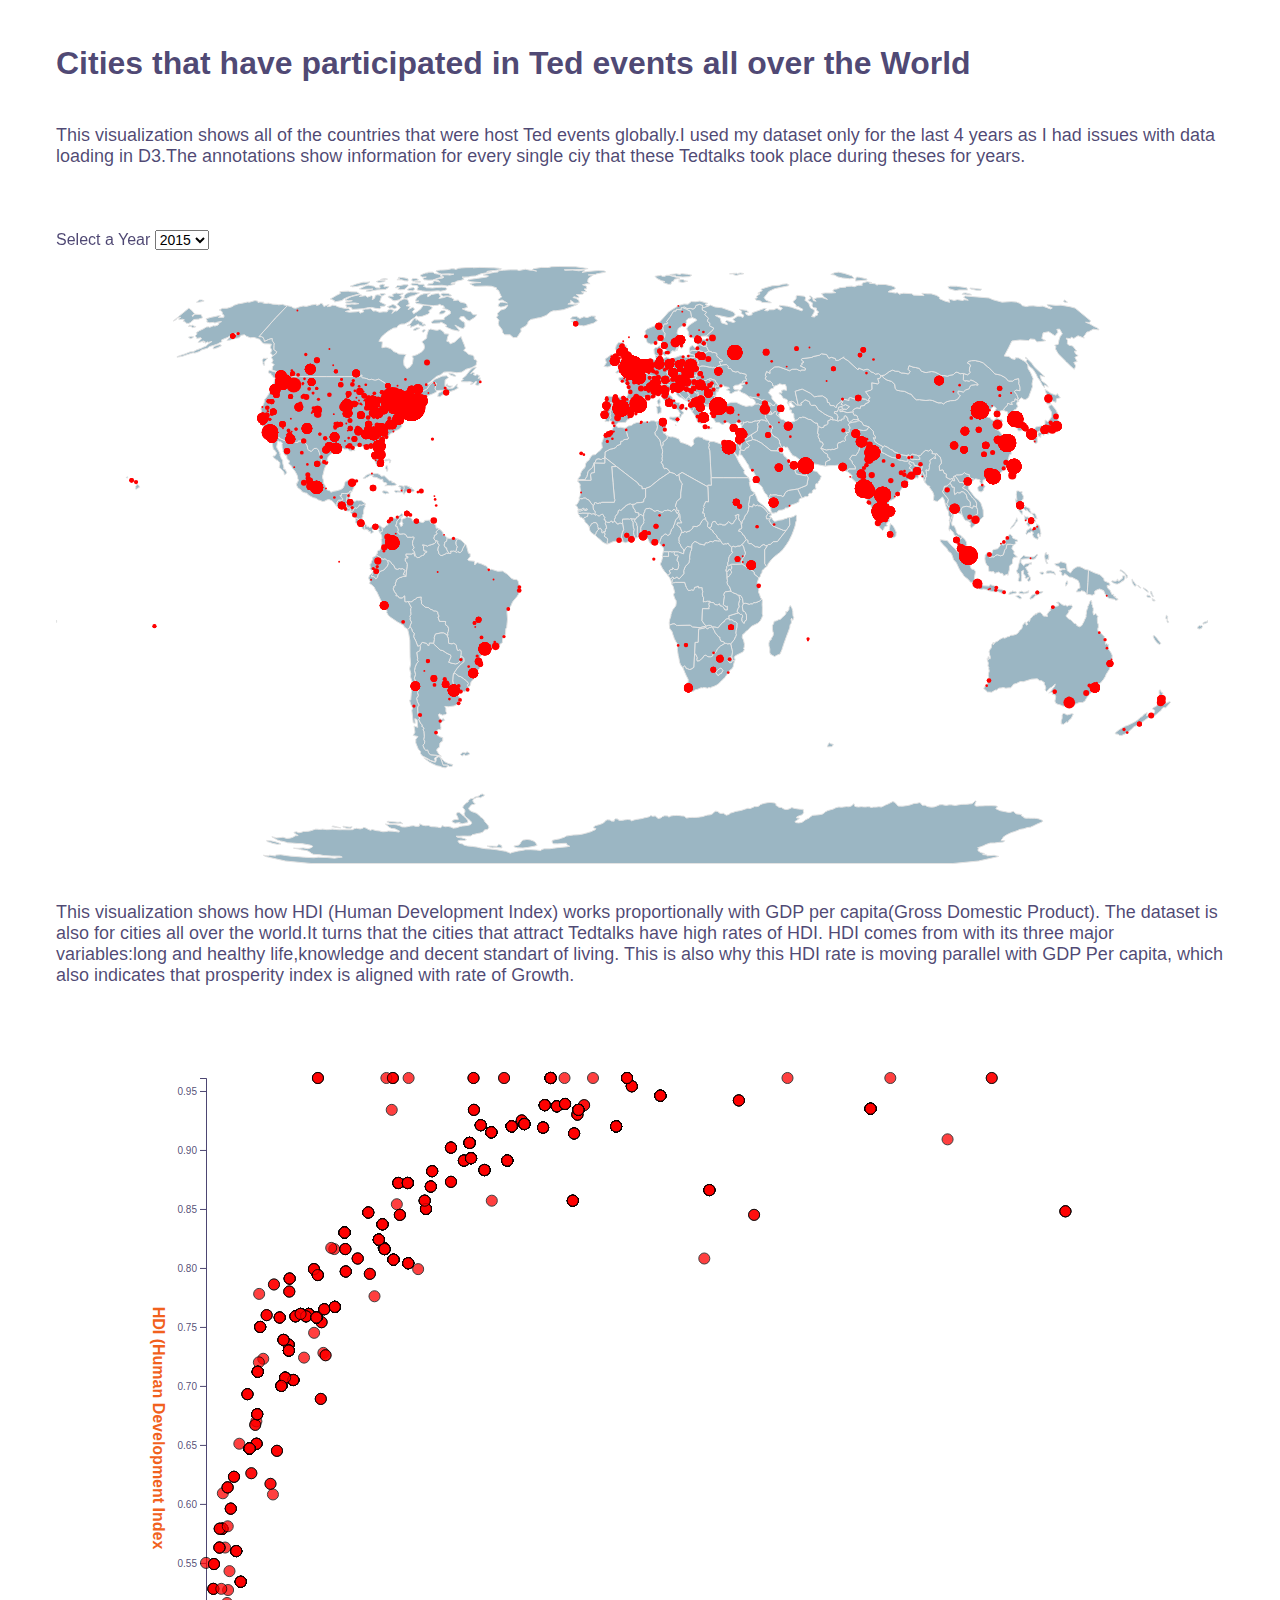
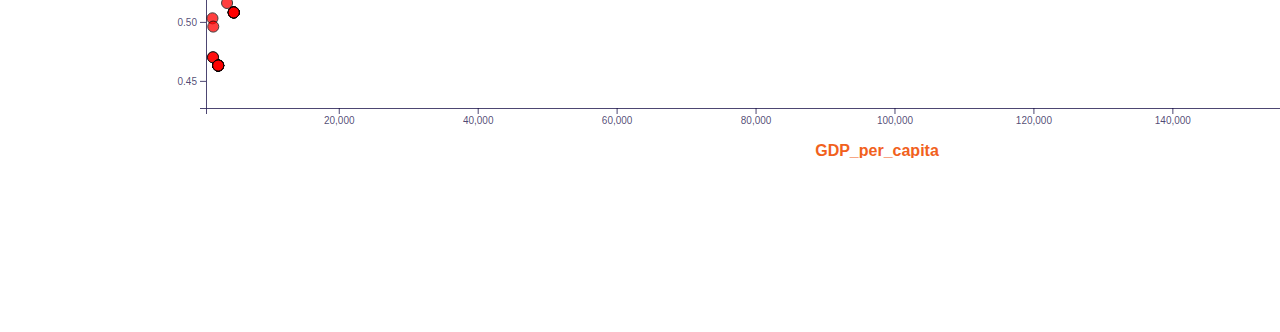
<file: Capstone_trials/index.html>
﻿<!DOCTYPE html>
  <head>
    <meta charset="utf-8">
    <title>Cities that have participated in Ted events all over the World</title>
    <link href="https://fonts.googleapis.com/css?family=Nunito:400,400i,700&display=swap" rel="stylesheet">
    <link rel="stylesheet" href="style.css">
  </head>
  <body>
    <h1>Cities that have participated in Ted events all over the World</h1>
   
    <div style="font-family: Arial, 'Helvetica Neue', Helvetica, sans-serif; font-size:18px;">
      <br</br>
  <br>This visualization shows all of the countries that were host 
  Ted events globally.I used my dataset only for the last 4 years as I had issues with data loading  in D3.The annotations show
  information for every single ciy that these Tedtalks took place during theses for years.
 
  
</br></br></br></br>
    </div>

    <label for="dropdown">Select a Year</label>
    <select id="dropdown" name="dropdown"></select>
    
    <div id="d3-container"></div>
    <div>
      <br><p style="font-family: Arial, 'Helvetica Neue', Helvetica, sans-serif; font-size:18px;">This visualization shows how HDI (Human Development Index) works proportionally with GDP per capita(Gross Domestic Product).
        The dataset is also for cities all over the world.It turns that the cities that attract Tedtalks have high rates of HDI. HDI comes from with its three
        major variables:long and healthy life,knowledge and decent standart of living. This is also why this HDI rate is moving parallel with GDP Per capita, 
        which also indicates that prosperity index is aligned with rate of Growth.</p></br>
      
         </br></br></br>


    </div>
    <div id="d3-container2"></div>

    
    <script src="d3.js"></script>
    <script src="main.js"></script>
  </body>
</html>
</file>
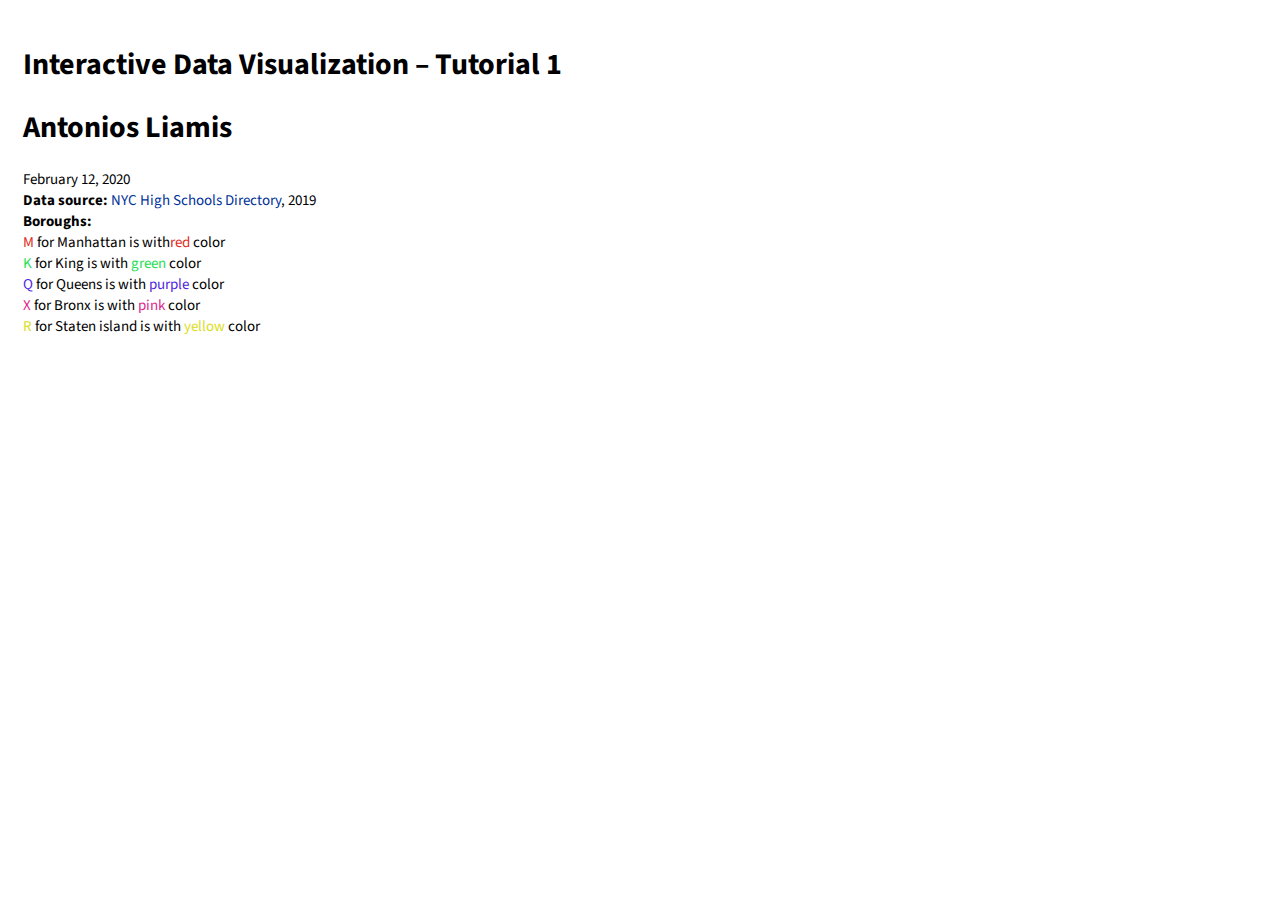
<file: tutorial1_intro/index.html>
<!DOCTYPE html>
  <head>
    <meta charset="utf-8">
    <title>Interactive Data Visualization – Tutorial 1</title>
    <link rel="stylesheet" href="style.css">
    <link href="https://fonts.googleapis.com/css?family=Source+Sans+Pro:400,600&display=swap" rel="stylesheet">
  </head>
  <body>
    <h1>Interactive Data Visualization – Tutorial 1</h1>
    <h1>Antonios Liamis</h1>
    February 12, 2020
    <br /><b>Data source:</b> <a href="https://data.cityofnewyork.us/Education/2019-DOE-High-School-Directory/uq7m-95z8/data">NYC High Schools Directory</a>, 2019
   
<br />
<b>Boroughs:</b> <br>
<span style="color: #de2d26">M </span> for Manhattan is with<span style="color: #de2d26">red</span> color </br>
<span style="color: #26de54">K </span>for King is with <span style="color: #26de54">green</span> color </br>
<span style="color: #4e26de">Q </span>for Queens is with <span style="color: #4e26de">purple</span> color </br>
<span style="color:  #de268b">X </span>for Bronx is with <span style="color:  #de268b">pink</span> color </br>
<span style="color: #dbde26">R </span>for Staten island is with <span style="color: #dbde26"> yellow</span> color </br>
    <p>
      <section>
        <table id="total-table"></table>
       </section>
    <section>
     <table id="temps-table"></table>
    </section>
    <script src="https://d3js.org/d3.v5.min.js"></script>
    <script src="main.js"></script>
    </p>

  </body>
</html>
</file>
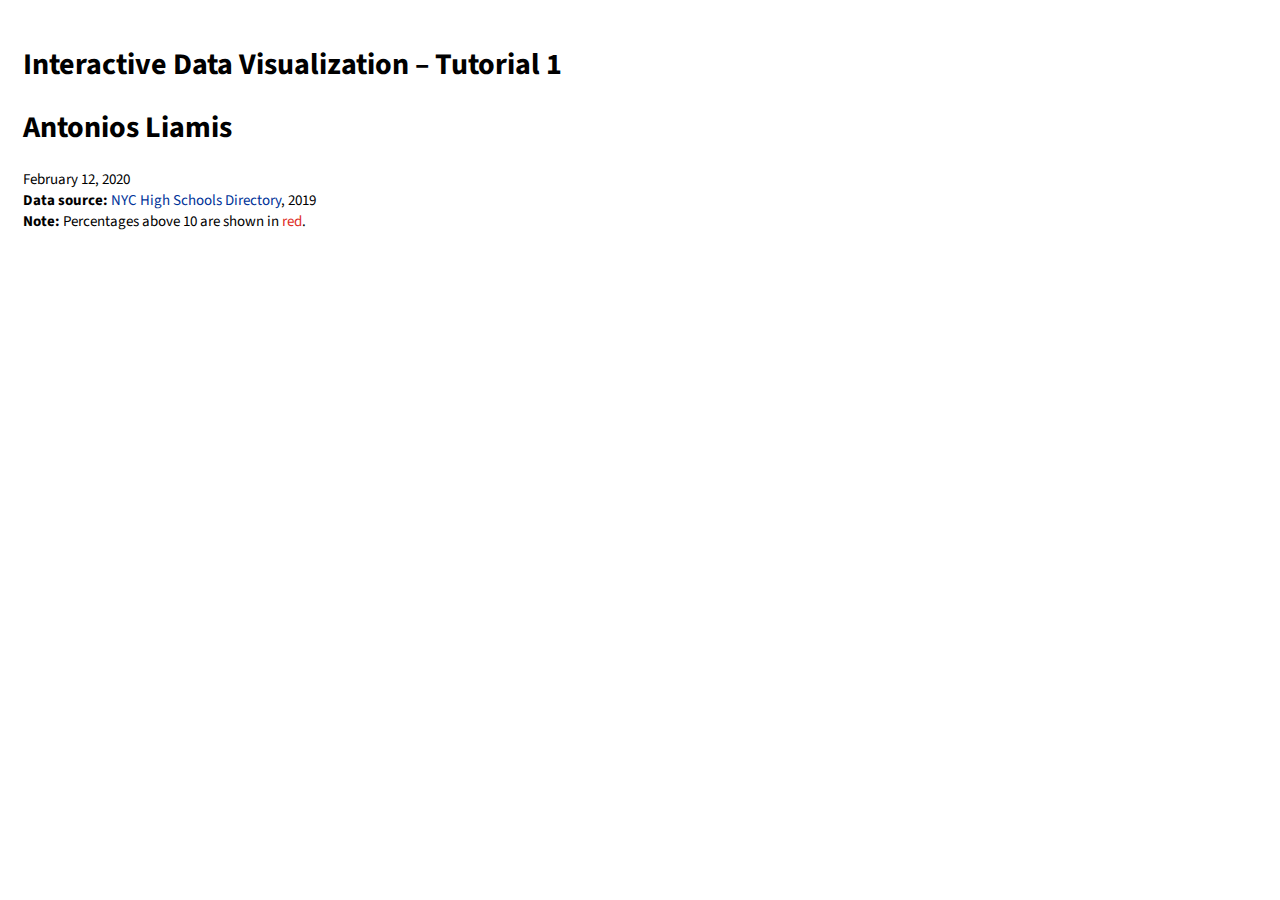
<file: tutorial1_intro/jen/index.html>
<!DOCTYPE html>
  <head>
    <meta charset="utf-8">
    <title>Interactive Data Visualization – Tutorial</title>
    <link rel="stylesheet" href="style.css">
    <link href="https://fonts.googleapis.com/css?family=Source+Sans+Pro:400,600&display=swap" rel="stylesheet">
  </head>
  <body>
    <h1>Interactive Data Visualization – Tutorial 1</h1>
    <h1>Antonios Liamis</h1>
    February 12, 2020
    <br /><b>Data source:</b> <a href="https://data.cityofnewyork.us/Education/2019-DOE-High-School-Directory/uq7m-95z8/data">NYC High Schools Directory</a>, 2019
    <br /><b>Note:</b> Percentages above 10 are shown in <span style="color: #de2d26">red</span>.
    <p>
    <section>
      <table id="temps-table"></table>
    </section>
    <script src="https://d3js.org/d3.v5.min.js"></script>
    <script src="main.js"></script>
    </p>

  </body>
</html>
</file>
<file: Capstone_trials/style.css>
body {
  font-family: 'Roboto', sans-serif;
  padding: 1em 3em;
  color: rgba(12, 3, 63, 0.733);
}

h1 {
    font-size: 32px;
}

h2 {
    font-size: 20px;
}

label {
    font-size: 16px;
    position: -webkit-sticky;
    position: sticky;
    top: 10px;
}

#dropdown {
    font-size: 14px;
    position: -webkit-sticky;
    position: sticky;
    top: 10px;
}

.axis {
  font-size: 11px;
  font-family: 'Roboto', sans-serif;
}




.rect:hover{
    stroke:black;
    stroke-width: 0.5px;
}

.circle:hover{
    stroke:black;
}

.axis-label {
  font-size: 16px;
  fill:rgb(241, 97, 29);
  text-anchor: middle;
  font-family: 'Roboto', sans-serif;
  font-weight: bold;
  padding-right: 15px;
}

path.world {
    fill: #9bb6c3;
    stroke: #e3e3e3;
}

.tooltip {
    display: block;
    height: fit-content;
    border:silver;
    border-width: 0.2px;
    border-radius: 0px;
    background-color: #e6f2f8;
    pointer-events: none;
    padding: 10px;
    width: 250px;
    height:150px;
    opacity:80%;
}

.earth {
    fill: rgb(182, 184, 185);
    stroke: rgb(243, 26, 26);
    stroke-width: 0.3;
  }
  

  
  p {
    margin: 0;
  }
  
  a:link, a:visited {
    color: #4169E1;
    text-decoration: none;
  }
  
  .chart-title {
    font-size: 18px;
    font-weight: bold;
  }
  
  .caption {
    font-size: 13px;
  }
  
  .dot {
    cursor: pointer;
    stroke: #000;
  }
  
  .dot:hover {
    opacity: 2.75;
  }
</file>
<file: tutorial1_intro/style.css>
body {
  font-family: 'Source Sans Pro', sans-serif;
  font-size: 15px;
  padding: 1em;
}

a:link, a:visited {
  color: #003399;
  text-decoration: none;
}

section {
  padding: 1em 0;
}

table {
  border-collapse: collapse;
}

thead {
  text-align: left;
}

th {
  padding: 0.5em;
  border-bottom: solid 1px #A9A9A9;
  text-align: right;
  line-height: 1.25;
}

th:last-child {
  border-right: none;
}

tr {
  line-height: 1.7;
}

tr:nth-child(even) {
  background-color: #f2f2f2;
}

td {
  border-right: solid 1px #E8E8E8;
  text-align: right;
  padding: 0 0.5em;
  width: 100px;
}

tfoot tr {
  background-color: #f2f2f2;
  text-align: right;
  border-top: solid 1px #A9A9A9;
}

.red-color{
  color: #de2d26;
}

.green-color{
  color: #26de54;
}

.purple-color{
  color: #4e26de;
}

.pink-color{
  color: #de268b;
}

.yellow-color{
  color: #dbde26;
}
</file>
<file: tutorial1_intro/jen/style.css>
body {
  font-family: 'Source Sans Pro', sans-serif;
  font-size: 15px;
  padding: 1em;
}

a:link, a:visited {
  color: #003399;
  text-decoration: none;
}

section {
  padding: 1em 0;
}

table {
  border-collapse: collapse;
}

thead {
  text-align: left;
}

th {
  padding: 0.5em;
  border-bottom: solid 1px #A9A9A9;
  text-align: right;
  line-height: 1.25;
}

th:last-child {
  border-right: none;
}

tr {
  line-height: 1.7;
}

tr:nth-child(even) {
  background-color: #f2f2f2;
}

td {
  border-right: solid 1px #E8E8E8;
  text-align: right;
  padding: 0 0.5em;
  width: 100px;
}

tfoot tr {
  background-color: #f2f2f2;
  text-align: right;
  border-top: solid 1px #A9A9A9;
}

.double-digits {
  color: #de2d26;
}
</file>
